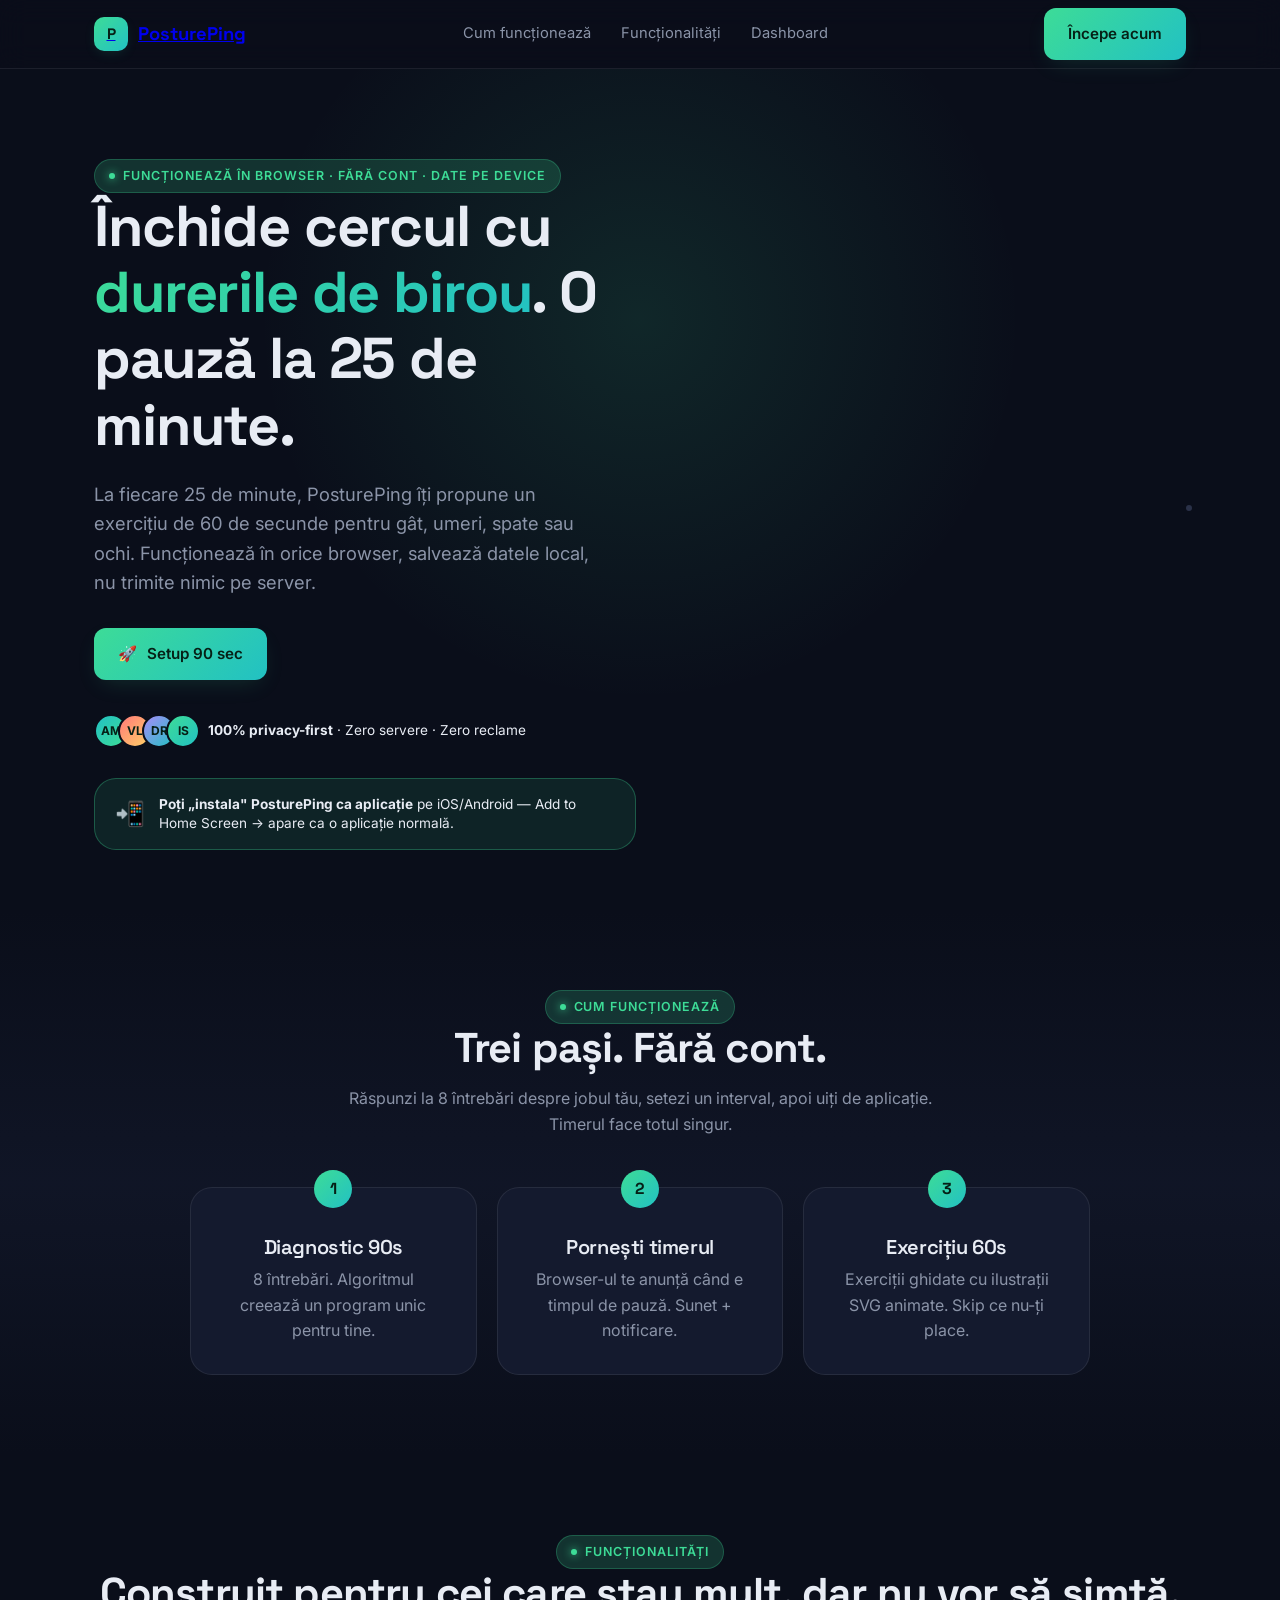
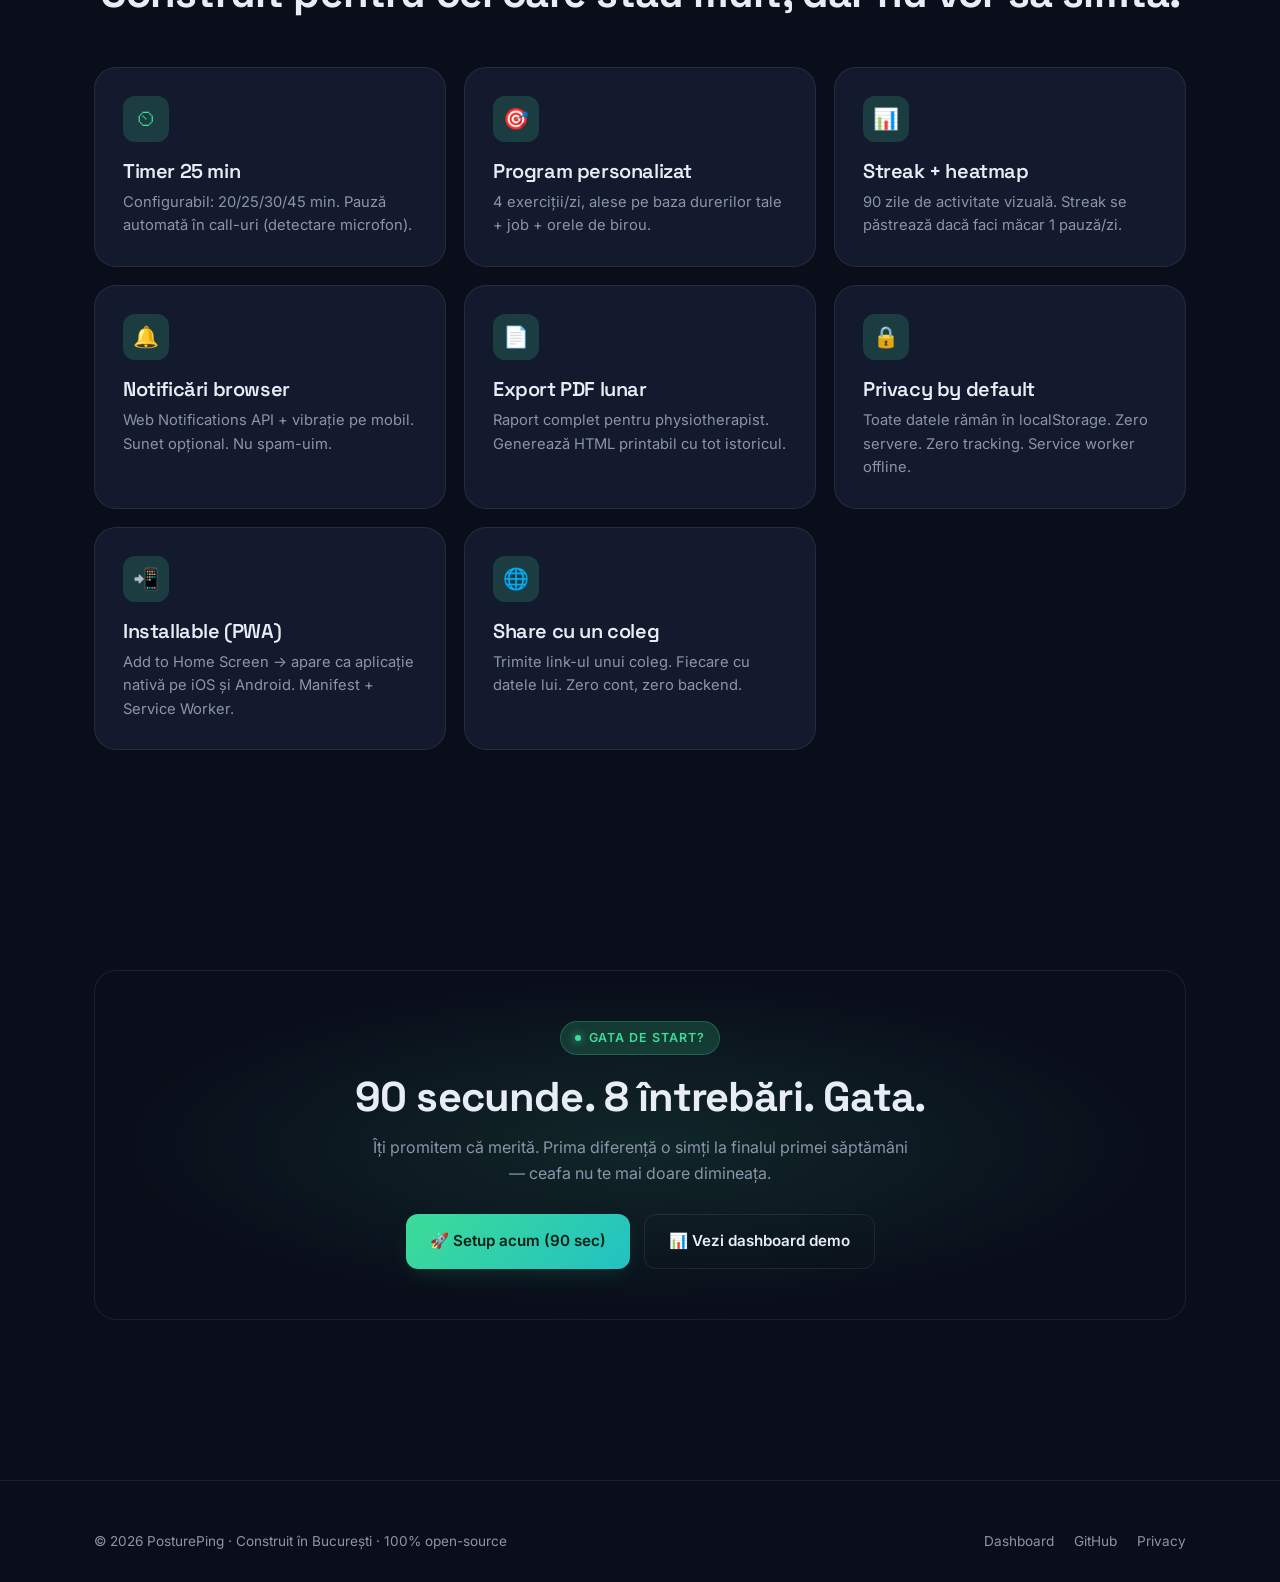
<file: index.html>
<!DOCTYPE html>
<html lang="ro">
<head>
<meta charset="UTF-8">
<meta name="viewport" content="width=device-width, initial-scale=1.0">
<meta name="description" content="PosturePing — micro-coaching pentru desk workers. Pauze ghidate la 25 min pentru gât, umeri, spate, ochi. Funcționează în browser, fără cont.">
<meta property="og:title" content="PosturePing — Micro-pauze ghidate la fiecare 25 min">
<meta property="og:description" content="Închide cercul cu durerile de birou. Pauze automate pentru gât, umeri, spate, ochi. 100% privacy-first.">
<meta property="og:type" content="website">
<meta property="og:url" content="https://garconai93.github.io/postureping-web/">
<meta property="og:image" content="https://garconai93.github.io/postureping-web/assets/icons/icon-512.png">
<meta name="twitter:card" content="summary_large_image">
<meta name="twitter:title" content="PosturePing — Micro-pauze la 25 min">
<meta name="twitter:description" content="Închide cercul cu durerile de birou.">
<title>PosturePing — Micro-pauze ghidate la fiecare 25 min</title>
<link rel="manifest" href="./manifest.json">
<meta name="theme-color" content="#3ddc97">
<link rel="icon" type="image/png" sizes="32x32" href="./assets/icons/favicon-32.png">
<link rel="apple-touch-icon" href="./assets/icons/apple-touch-icon.png">
<link rel="preconnect" href="https://fonts.googleapis.com">
<link rel="preconnect" href="https://fonts.gstatic.com" crossorigin>
<link href="https://fonts.googleapis.com/css2?family=Inter:wght@400;500;600;700;800&family=Space+Grotesk:wght@500;700&display=swap" rel="stylesheet">
<style>
:root{
  --bg:#0a0e1a;--bg-2:#0f1424;--surface:#141a2e;--surface-2:#1a2138;
  --border:rgba(255,255,255,0.08);--text:#e8ecf4;--text-mute:#8b94a8;
  --accent:#3ddc97;--accent-2:#22c1c3;--accent-glow:rgba(61,220,151,0.18);
  --radius:14px;--radius-lg:22px;
}
*{box-sizing:border-box;margin:0;padding:0}
html{scroll-behavior:smooth}
body{font-family:'Inter',-apple-system,BlinkMacSystemFont,sans-serif;background:var(--bg);color:var(--text);line-height:1.6;-webkit-font-smoothing:antialiased;overflow-x:hidden}
.container{max-width:1140px;margin:0 auto;padding:0 24px}
h1,h2,h3{font-family:'Space Grotesk','Inter',sans-serif;letter-spacing:-0.02em;line-height:1.15}
h1{font-size:clamp(2.2rem,5vw,3.6rem);font-weight:800}
h2{font-size:clamp(1.8rem,3.8vw,2.6rem);font-weight:700;margin-bottom:14px}
h3{font-size:1.25rem;font-weight:600;margin-bottom:8px}
p{color:var(--text-mute)}
.gradient-text{background:linear-gradient(135deg,var(--accent) 0%,var(--accent-2) 100%);-webkit-background-clip:text;background-clip:text;color:transparent}
.eyebrow{display:inline-flex;align-items:center;gap:8px;font-size:.78rem;font-weight:600;letter-spacing:.08em;text-transform:uppercase;color:var(--accent);padding:6px 14px;border-radius:999px;background:var(--accent-glow);border:1px solid rgba(61,220,151,0.25)}
.eyebrow::before{content:"";width:6px;height:6px;background:var(--accent);border-radius:50%;box-shadow:0 0 8px var(--accent)}
section{padding:80px 0;position:relative}
.btn{display:inline-flex;align-items:center;gap:10px;padding:14px 24px;border-radius:12px;font-weight:600;font-size:.95rem;text-decoration:none;transition:transform .15s ease,box-shadow .15s ease;cursor:pointer;border:none;color:inherit}
.btn-primary{background:linear-gradient(135deg,var(--accent),var(--accent-2));color:#062016;box-shadow:0 8px 24px -8px var(--accent-glow)}
.btn-primary:hover{transform:translateY(-2px);box-shadow:0 14px 32px -8px rgba(61,220,151,0.35)}
.btn-ghost{background:transparent;color:var(--text);border:1px solid var(--border)}
.btn-ghost:hover{background:var(--surface)}

.nav{position:sticky;top:0;z-index:50;backdrop-filter:blur(14px);background:rgba(10,14,26,0.7);border-bottom:1px solid var(--border)}
.nav-inner{display:flex;align-items:center;justify-content:space-between;height:68px}
.brand{display:flex;align-items:center;gap:10px;font-weight:700;font-family:'Space Grotesk',sans-serif;font-size:1.15rem}
.logo{width:34px;height:34px;border-radius:10px;background:linear-gradient(135deg,var(--accent),var(--accent-2));display:grid;place-items:center;color:#062016;font-weight:800;font-size:.95rem;box-shadow:0 4px 14px -4px var(--accent-glow)}
.nav-links{display:flex;gap:30px}
.nav-links a{color:var(--text-mute);text-decoration:none;font-size:.92rem;transition:color .15s}
.nav-links a:hover{color:var(--text)}
@media(max-width:720px){.nav-links{display:none}}

.hero{padding:90px 0 60px;position:relative;overflow:hidden}
.hero::before{content:"";position:absolute;top:-200px;left:50%;transform:translateX(-50%);width:900px;height:900px;border-radius:50%;background:radial-gradient(circle,rgba(61,220,151,0.12),transparent 60%);pointer-events:none}
.hero-grid{display:grid;grid-template-columns:1.05fr .95fr;gap:60px;align-items:center;position:relative}
@media(max-width:900px){.hero-grid{grid-template-columns:1fr;gap:40px;text-align:center}}
.hero p.lead{font-size:1.15rem;margin:22px 0 30px;max-width:520px}
@media(max-width:900px){.hero p.lead{margin-left:auto;margin-right:auto}}
.hero-cta{display:flex;gap:14px;flex-wrap:wrap}
@media(max-width:900px){.hero-cta{justify-content:center}}
.hero-trust{margin-top:34px;display:flex;gap:18px;align-items:center;flex-wrap:wrap}
@media(max-width:900px){.hero-trust{justify-content:center}}
.avatars{display:flex}
.avatars span{width:34px;height:34px;border-radius:50%;background:linear-gradient(135deg,#22c1c3,#3ddc97);border:2px solid var(--bg);margin-right:-10px;display:grid;place-items:center;color:#062016;font-size:.75rem;font-weight:700}
.avatars span:nth-child(2){background:linear-gradient(135deg,#ff7a7a,#ffd166)}
.avatars span:nth-child(3){background:linear-gradient(135deg,#a78bfa,#22c1c3)}
.avatars span:nth-child(4){background:linear-gradient(135deg,#3ddc97,#22c1c3)}
.hero-trust small{font-size:.85rem}

.webapp-banner{background:rgba(61,220,151,0.1);border:1px solid rgba(61,220,151,0.3);border-radius:var(--radius-lg);padding:16px 20px;margin:30px auto 0;max-width:560px;display:flex;align-items:center;gap:14px}
.webapp-banner span:first-child{font-size:1.5rem;flex-shrink:0}
.webapp-banner small{font-size:.85rem;line-height:1.4}

.watch-wrap{position:relative;aspect-ratio:1/1;max-width:420px;margin-left:auto}
@media(max-width:900px){.watch-wrap{margin:0 auto}}
.watch{position:absolute;inset:10% 10%;background:linear-gradient(160deg,#1a2138,#0f1424);border-radius:48px;border:3px solid #2a3148;box-shadow:inset 0 0 0 4px #0a0e1a,inset 0 0 0 6px #2a3148,0 30px 60px -10px rgba(0,0,0,0.5),0 0 60px rgba(61,220,151,0.15);display:grid;place-items:center;overflow:hidden}
.watch::before{content:"";position:absolute;inset:14px;background:radial-gradient(circle at 30% 30%,rgba(61,220,151,0.25),transparent 50%);border-radius:36px}
.watch-band-l,.watch-band-r{position:absolute;left:50%;transform:translateX(-50%);width:60px;height:18%;background:linear-gradient(180deg,#1a2138,#0f1424);border-radius:8px 8px 4px 4px}
.watch-band-l{top:-15%}
.watch-band-r{bottom:-15%;border-radius:4px 4px 8px 8px}
.watch-screen{position:relative;z-index:2;width:75%;aspect-ratio:1/1;border-radius:36px;background:linear-gradient(160deg,#0a0e1a,#141a2e);display:flex;flex-direction:column;justify-content:center;align-items:center;text-align:center;padding:18px}
.watch-time{font-size:.7rem;color:var(--text-mute);letter-spacing:.1em;margin-bottom:6px}
.watch-icon{font-size:2.2rem;margin-bottom:8px;filter:drop-shadow(0 0 12px var(--accent))}
.watch-title{font-size:.85rem;font-weight:700;color:var(--accent);margin-bottom:4px}
.watch-sub{font-size:.7rem;color:var(--text-mute);line-height:1.3}
.watch-pulse{position:absolute;inset:0;border-radius:48px;border:2px solid var(--accent);animation:pulse 2s ease-out infinite;opacity:0}
@keyframes pulse{0%{opacity:.6;transform:scale(1)}100%{opacity:0;transform:scale(1.15)}}

.features-grid{display:grid;grid-template-columns:repeat(auto-fit,minmax(260px,1fr));gap:18px;margin-top:50px}
.feature{background:var(--surface);border:1px solid var(--border);border-radius:var(--radius-lg);padding:28px;transition:transform .2s ease}
.feature:hover{transform:translateY(-4px);border-color:rgba(61,220,151,0.3)}
.feature-icon{width:46px;height:46px;border-radius:12px;background:var(--accent-glow);color:var(--accent);display:grid;place-items:center;font-size:1.3rem;margin-bottom:18px}
.feature p{font-size:.92rem;margin-top:8px}

.demo-cta{text-align:center;background:radial-gradient(ellipse at center,rgba(61,220,151,0.12),transparent 70%);border-radius:var(--radius-lg);border:1px solid var(--border);padding:50px 30px;margin-top:60px}
.demo-cta h2{margin-bottom:14px}
.demo-cta p{max-width:540px;margin:0 auto 28px}

footer{padding:50px 0 30px;border-top:1px solid var(--border);margin-top:80px}
.footer-inner{display:flex;justify-content:space-between;align-items:center;flex-wrap:wrap;gap:20px}
.footer-inner small{color:var(--text-mute);font-size:.85rem}
.footer-links{display:flex;gap:20px}
.footer-links a{color:var(--text-mute);text-decoration:none;font-size:.85rem;transition:color .15s}
.footer-links a:hover{color:var(--text)}

@media(prefers-reduced-motion:reduce){.watch-pulse{animation:none}*{transition:none !important}}
</style>
</head>
<body>

<nav class="nav">
  <div class="container nav-inner">
    <a href="./index.html" class="brand">
      <div class="logo">P</div>
      PosturePing
    </a>
    <div class="nav-links">
      <a href="#cum-functioneaza">Cum funcționează</a>
      <a href="#features">Funcționalități</a>
      <a href="./app.html">Dashboard</a>
    </div>
    <a href="./onboarding.html" class="btn btn-primary">Începe acum</a>
  </div>
</nav>

<header class="hero">
  <div class="container hero-grid">
    <div>
      <span class="eyebrow">Funcționează în browser · Fără cont · Date pe device</span>
      <h1>Închide cercul cu <span class="gradient-text">durerile de birou</span>. O pauză la 25 de minute.</h1>
      <p class="lead">La fiecare 25 de minute, PosturePing îți propune un exercițiu de 60 de secunde pentru gât, umeri, spate sau ochi. Funcționează în orice browser, salvează datele local, nu trimite nimic pe server.</p>
      <div class="hero-cta">
        <a href="./onboarding.html" class="btn btn-primary" id="ctaStart">
          <span>🚀</span> Setup 90 sec
        </a>
        <a href="./app.html" class="btn btn-ghost" id="ctaContinue" style="display:none">
          <span>📊</span> Continuă la dashboard
        </a>
      </div>
      <div class="hero-trust">
        <div class="avatars">
          <span>AM</span><span>VL</span><span>DR</span><span>IS</span>
        </div>
        <small><strong style="color:var(--text)">100% privacy-first</strong> · Zero servere · Zero reclame</small>
      </div>
      <div class="webapp-banner">
        <span>📲</span>
        <small><strong style="color:var(--text)">Poți „instala" PosturePing ca aplicație</strong> pe iOS/Android — Add to Home Screen → apare ca o aplicație normală.</small>
      </div>
    </div>
    <div class="watch-wrap">
      <div class="watch-band-l"></div>
      <div class="watch">
        <div class="watch-pulse"></div>
        <div class="watch-screen">
          <div class="watch-time">10:24 · 25 min</div>
          <div class="watch-icon">🧘</div>
          <div class="watch-title">Întoarce gâtul</div>
          <div class="watch-sub">3× stânga · 3× dreapta<br>60 secunde</div>
        </div>
      </div>
      <div class="watch-band-r"></div>
    </div>
  </div>
</header>

<section id="cum-functioneaza" style="background:linear-gradient(180deg,transparent,rgba(20,26,46,0.6),transparent)">
  <div class="container">
    <div style="text-align:center"><span class="eyebrow">Cum funcționează</span></div>
    <h2 style="text-align:center">Trei pași. Fără cont.</h2>
    <p style="text-align:center;max-width:620px;margin:0 auto 50px">Răspunzi la 8 întrebări despre jobul tău, setezi un interval, apoi uiți de aplicație. Timerul face totul singur.</p>
    <div style="display:grid;grid-template-columns:repeat(3,1fr);gap:20px;max-width:900px;margin:0 auto">
      <div style="background:var(--surface);border:1px solid var(--border);border-radius:var(--radius-lg);padding:30px;text-align:center;position:relative">
        <div style="position:absolute;top:-18px;left:50%;transform:translateX(-50%);width:38px;height:38px;border-radius:50%;background:linear-gradient(135deg,var(--accent),var(--accent-2));color:#062016;font-weight:800;display:grid;place-items:center;font-family:'Space Grotesk',sans-serif">1</div>
        <h3 style="margin-top:18px">Diagnostic 90s</h3>
        <p style="margin-top:8px">8 întrebări. Algoritmul creează un program unic pentru tine.</p>
      </div>
      <div style="background:var(--surface);border:1px solid var(--border);border-radius:var(--radius-lg);padding:30px;text-align:center;position:relative">
        <div style="position:absolute;top:-18px;left:50%;transform:translateX(-50%);width:38px;height:38px;border-radius:50%;background:linear-gradient(135deg,var(--accent),var(--accent-2));color:#062016;font-weight:800;display:grid;place-items:center;font-family:'Space Grotesk',sans-serif">2</div>
        <h3 style="margin-top:18px">Pornești timerul</h3>
        <p style="margin-top:8px">Browser-ul te anunță când e timpul de pauză. Sunet + notificare.</p>
      </div>
      <div style="background:var(--surface);border:1px solid var(--border);border-radius:var(--radius-lg);padding:30px;text-align:center;position:relative">
        <div style="position:absolute;top:-18px;left:50%;transform:translateX(-50%);width:38px;height:38px;border-radius:50%;background:linear-gradient(135deg,var(--accent),var(--accent-2));color:#062016;font-weight:800;display:grid;place-items:center;font-family:'Space Grotesk',sans-serif">3</div>
        <h3 style="margin-top:18px">Exercițiu 60s</h3>
        <p style="margin-top:8px">Exerciții ghidate cu ilustrații SVG animate. Skip ce nu-ți place.</p>
      </div>
    </div>
  </div>
</section>

<section id="features">
  <div class="container">
    <div style="text-align:center"><span class="eyebrow">Funcționalități</span></div>
    <h2 style="text-align:center">Construit pentru cei care stau mult, dar nu vor să simtă.</h2>
    <div class="features-grid">
      <div class="feature">
        <div class="feature-icon">⏲</div>
        <h3>Timer 25 min</h3>
        <p>Configurabil: 20/25/30/45 min. Pauză automată în call-uri (detectare microfon).</p>
      </div>
      <div class="feature">
        <div class="feature-icon">🎯</div>
        <h3>Program personalizat</h3>
        <p>4 exerciții/zi, alese pe baza durerilor tale + job + orele de birou.</p>
      </div>
      <div class="feature">
        <div class="feature-icon">📊</div>
        <h3>Streak + heatmap</h3>
        <p>90 zile de activitate vizuală. Streak se păstrează dacă faci măcar 1 pauză/zi.</p>
      </div>
      <div class="feature">
        <div class="feature-icon">🔔</div>
        <h3>Notificări browser</h3>
        <p>Web Notifications API + vibrație pe mobil. Sunet opțional. Nu spam-uim.</p>
      </div>
      <div class="feature">
        <div class="feature-icon">📄</div>
        <h3>Export PDF lunar</h3>
        <p>Raport complet pentru physiotherapist. Generează HTML printabil cu tot istoricul.</p>
      </div>
      <div class="feature">
        <div class="feature-icon">🔒</div>
        <h3>Privacy by default</h3>
        <p>Toate datele rămân în localStorage. Zero servere. Zero tracking. Service worker offline.</p>
      </div>
      <div class="feature">
        <div class="feature-icon">📲</div>
        <h3>Installable (PWA)</h3>
        <p>Add to Home Screen → apare ca aplicație nativă pe iOS și Android. Manifest + Service Worker.</p>
      </div>
      <div class="feature">
        <div class="feature-icon">🌐</div>
        <h3>Share cu un coleg</h3>
        <p>Trimite link-ul unui coleg. Fiecare cu datele lui. Zero cont, zero backend.</p>
      </div>
    </div>
  </div>
</section>

<section>
  <div class="container">
    <div class="demo-cta">
      <span class="eyebrow">Gata de start?</span>
      <h2 style="margin-top:18px">90 secunde. 8 întrebări. Gata.</h2>
      <p>Îți promitem că merită. Prima diferență o simți la finalul primei săptămâni — ceafa nu te mai doare dimineața.</p>
      <div style="display:flex;gap:14px;justify-content:center;flex-wrap:wrap;margin-top:24px">
        <a href="./onboarding.html" class="btn btn-primary">
          🚀 Setup acum (90 sec)
        </a>
        <a href="./app.html" class="btn btn-ghost">
          📊 Vezi dashboard demo
        </a>
      </div>
    </div>
  </div>
</section>

<footer>
  <div class="container footer-inner">
    <small>© 2026 PosturePing · Construit în București · 100% open-source</small>
    <div class="footer-links">
      <a href="./app.html">Dashboard</a>
      <a href="https://github.com/garconai93/postureping">GitHub</a>
      <a href="#">Privacy</a>
    </div>
  </div>
</footer>

<script>
if ('serviceWorker' in navigator) {
  window.addEventListener('load', () => {
    navigator.serviceWorker.register('./sw.js').catch(() => {});
  });
}
// Show "Continuă" button if user already has a profile
if (window.localStorage && localStorage.getItem('pp_profile')) {
  const btn = document.getElementById('ctaContinue');
  if (btn) btn.style.display = 'inline-flex';
}
</script>

</body>
</html>
</file>
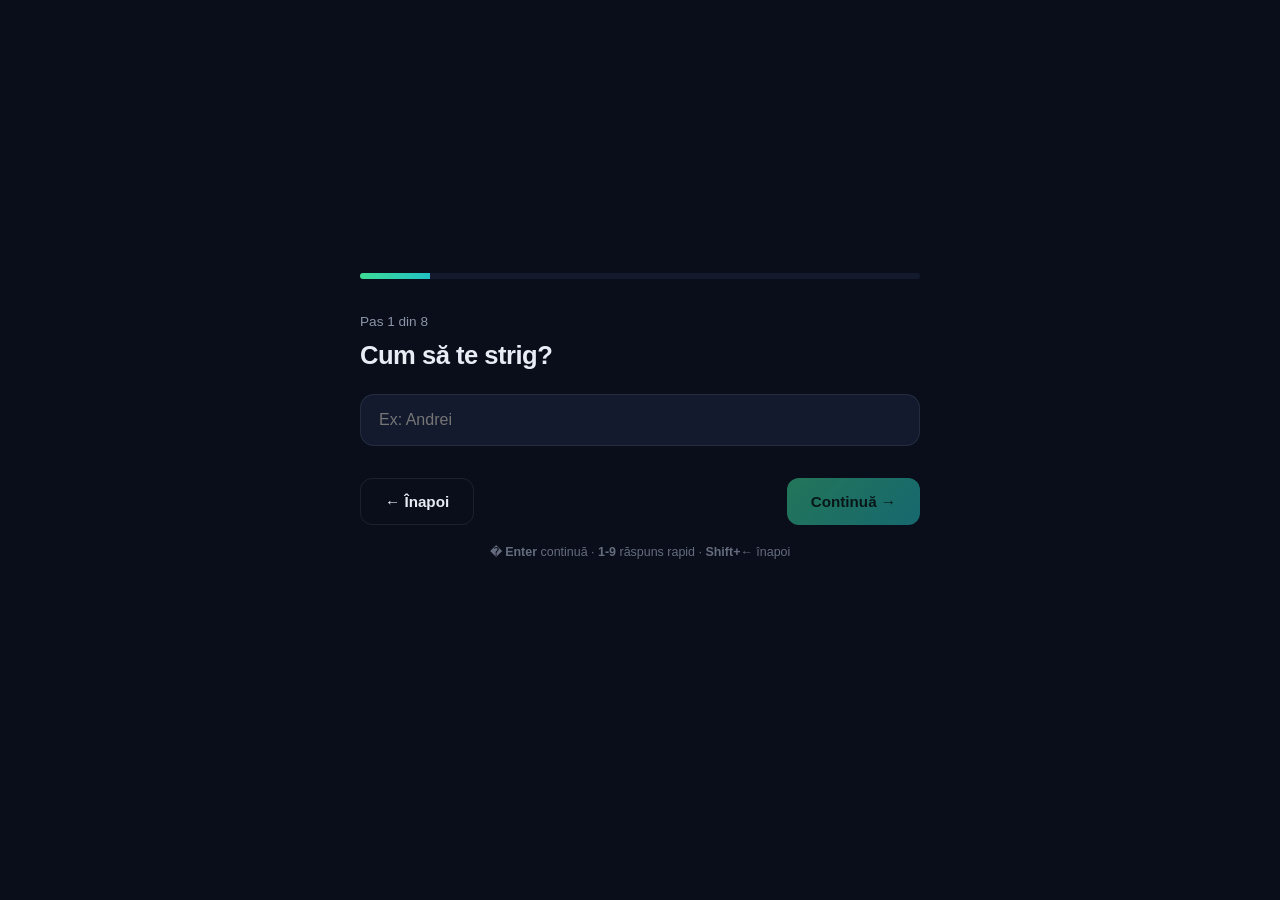
<file: app.html>
<!DOCTYPE html>
<html lang="ro">
<head>
<meta charset="UTF-8">
<meta name="viewport" content="width=device-width, initial-scale=1.0">
<title>Dashboard · PosturePing</title>
<link rel="manifest" href="./manifest.json">
<meta name="theme-color" content="#3ddc97">
<link rel="icon" type="image/png" sizes="32x32" href="./assets/icons/favicon-32.png">
<link rel="stylesheet" href="./css/app.css">
<link href="https://fonts.googleapis.com/css2?family=Inter:wght@400;500;600;700;800&family=Space+Grotesk:wght@500;700&display=swap" rel="stylesheet">
</head>
<body>

<main class="dash-wrap">
  <div style="display:flex;justify-content:space-between;align-items:center;margin-bottom:24px;flex-wrap:wrap;gap:12px">
    <div>
      <h1>Salut, <span class="gradient-text" id="userName">prieten</span> 👋</h1>
      <p style="margin-top:6px">Hai să continuăm. Corpul tău îți mulțumește.</p>
    </div>
    <div style="display:flex;gap:8px;flex-wrap:wrap">
      <button class="btn btn-ghost" id="btnSettings">�️ Setări</button>
      <button class="btn btn-primary" id="btnStartBreak">▶ Start pauză</button>
    </div>
  </div>

  <div class="dash-grid">
    <div class="card stat-card">
      <div class="stat-label">🔥 Streak</div>
      <div class="stat-value" id="streak">0</div>
      <div class="stat-sub">zile consecutive</div>
    </div>
    <div class="card stat-card">
      <div class="stat-label">⏱ Timp salvat</div>
      <div class="stat-value" id="minutes">0</div>
      <div class="stat-sub">minute în pauze active</div>
    </div>
    <div class="card stat-card">
      <div class="stat-label">📊 Pauze totale</div>
      <div class="stat-value" id="breaks">0</div>
      <div class="stat-sub">micro-pauze făcute</div>
    </div>
    <div class="card stat-card">
      <div class="stat-label">🎯 Azi</div>
      <div class="stat-value" id="todayBreaks">0</div>
      <div class="stat-sub">pauze în ziua de azi</div>
    </div>

    <div class="card big-card">
      <h3>⏲ Timer pauză</h3>
      <div class="timer-display" id="timerDisplay">25:00</div>
      <div class="timer-state" id="timerState">Următoarea pauză în 25:00</div>
      <div class="timer-actions">
        <button class="btn btn-primary" id="btnToggleTimer">Pornește</button>
        <button class="btn btn-ghost" id="btnTestBreak">⚡ Test pauză</button>
        <button class="btn btn-ghost" id="btnSkip">Skip pauza</button>
      </div>
      <div class="zone-pills" id="todayZones"></div>
    </div>

    <div class="card big-card">
      <h3>🎯 Program personalizat</h3>
      <p style="margin-bottom:14px;font-size:.92rem">Pe baza profilului tău. Se ajustează în funcție de ce faci azi.</p>
      <div id="programList"></div>
    </div>

    <div class="card heatmap-card">
      <h3>🏆 Achievements · <span style="font-weight:400;color:var(--text-mute)" id="achCount">0/10</span></h3>
      <p style="font-size:.92rem;margin-top:4px">Deblocabile pe măsură ce folosești PosturePing.</p>
      <div class="achievements-row" id="achievementsList"></div>
    </div>

    <div class="card heatmap-card">
      <h3>📈 Activitate · ultimele 90 zile</h3>
      <p style="font-size:.92rem;margin-top:4px">Fiecare pătrat = o zi. Cu cât e mai verde, cu atât ai făcut mai multe pauze.</p>
      <div class="heatmap" id="heatmap"></div>
      <div class="heatmap-legend">
        <span>Mai puțin</span>
        <div class="scale">
          <div class="cell" style="background:var(--surface-2)"></div>
          <div class="cell" style="background:rgba(61,220,151,0.2)"></div>
          <div class="cell" style="background:rgba(61,220,151,0.5)"></div>
          <div class="cell" style="background:rgba(61,220,151,0.8)"></div>
          <div class="cell" style="background:var(--accent)"></div>
        </div>
        <span>Mai mult</span>
      </div>
    </div>
  </div>
</main>

<!-- SETTINGS MODAL -->
<div class="modal-overlay" id="settingsModal">
  <div class="modal">
    <button class="modal-close" id="closeSettings">×</button>
    <h2>Setări</h2>
    <p style="margin-bottom:24px">Ajustează cum funcționează PosturePing pentru tine.</p>

    <div style="margin-bottom:18px">
      <label style="display:block;margin-bottom:8px;font-weight:600">Interval pauză</label>
      <select id="intervalSelect" class="option" style="width:100%;background:var(--surface);color:var(--text);border:1px solid var(--border)">
        <option value="1200">20 minute (intensiv)</option>
        <option value="1500">25 minute (recomandat)</option>
        <option value="1800">30 minute (lejer)</option>
        <option value="2700">45 minute (deep work)</option>
      </select>
    </div>

    <div style="margin-bottom:18px;display:flex;justify-content:space-between;align-items:center">
      <div>
        <div style="font-weight:600">🔔 Notificări browser</div>
        <small style="color:var(--text-mute)" id="notifStatus">Status: verificare...</small>
      </div>
      <button class="btn btn-ghost" id="btnEnableNotif">Activează</button>
    </div>

    <div style="margin-bottom:18px;display:flex;justify-content:space-between;align-items:center">
      <div>
        <div style="font-weight:600">🔊 Sunet</div>
        <small style="color:var(--text-mute)">Beep la început de pauză</small>
      </div>
      <button class="btn-toggle" id="btnSoundToggle" type="button" aria-pressed="true">
        <span class="toggle-track"><span class="toggle-knob"></span></span>
      </button>
    </div>

    <hr style="border:none;border-top:1px solid var(--border);margin:20px 0">
    <h3 style="margin-bottom:12px">📤 Export & Share</h3>
    <button class="btn btn-ghost btn-block" id="btnExportPDF" style="margin-bottom:10px">📄 Exportă raport PDF (luna aceasta)</button>
    <button class="btn btn-ghost btn-block" id="btnShare" style="margin-bottom:10px">🔗 Share PosturePing cu un coleg</button>
    <button class="btn btn-ghost btn-block" id="btnReset" style="color:var(--danger);border-color:var(--danger)">🗑 Resetează toate datele</button>
  </div>
</div>

<script src="./js/store.js"></script>
<script src="./js/exercises.js"></script>
<script src="./js/notifications.js"></script>
<script src="./js/timer.js"></script>
<script src="./js/app.js"></script>
<script src="./js/achievements.js"></script>
<script src="./js/dashboard.js"></script>
</body>
</html>
</file>
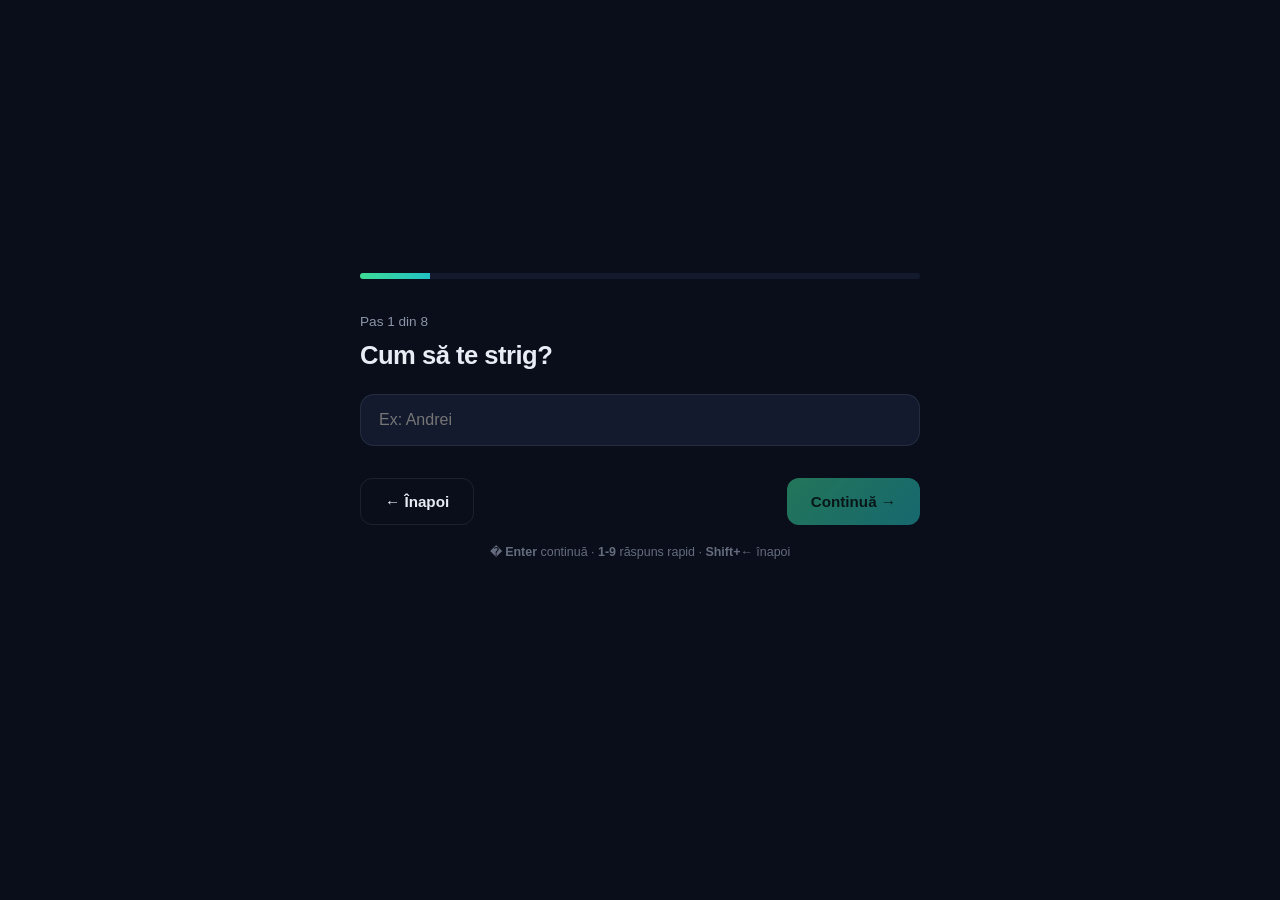
<file: onboarding.html>
<!DOCTYPE html>
<html lang="ro">
<head>
<meta charset="UTF-8">
<meta name="viewport" content="width=device-width, initial-scale=1.0">
<title>Setup · PosturePing</title>
<link rel="manifest" href="./manifest.json">
<meta name="theme-color" content="#3ddc97">
<link rel="icon" type="image/png" sizes="32x32" href="./assets/icons/favicon-32.png">
<link rel="apple-touch-icon" href="./assets/icons/apple-touch-icon.png">
<link rel="stylesheet" href="./css/app.css">
</head>
<body>
<main class="onboard-wrap">
  <div class="onboard">
    <div class="progress"><div class="progress-bar" id="progress" style="width:0%"></div></div>
    <div class="step-label" id="stepLabel">Pas 1 din 8</div>
    <h2 class="question" id="question">Loading...</h2>
    <div class="options" id="options"></div>
    <div class="step-nav">
      <button class="btn btn-ghost" id="btnBack">← Înapoi</button>
      <button class="btn btn-primary" id="btnNext" disabled>Continuă →</button>
    </div>
  </div>
</main>

<script src="./js/store.js"></script>
<script src="./js/exercises.js"></script>
<script src="./js/notifications.js"></script>
<script src="./js/app.js"></script>
<script src="./js/onboarding.js"></script>
</body>
</html>
</file>
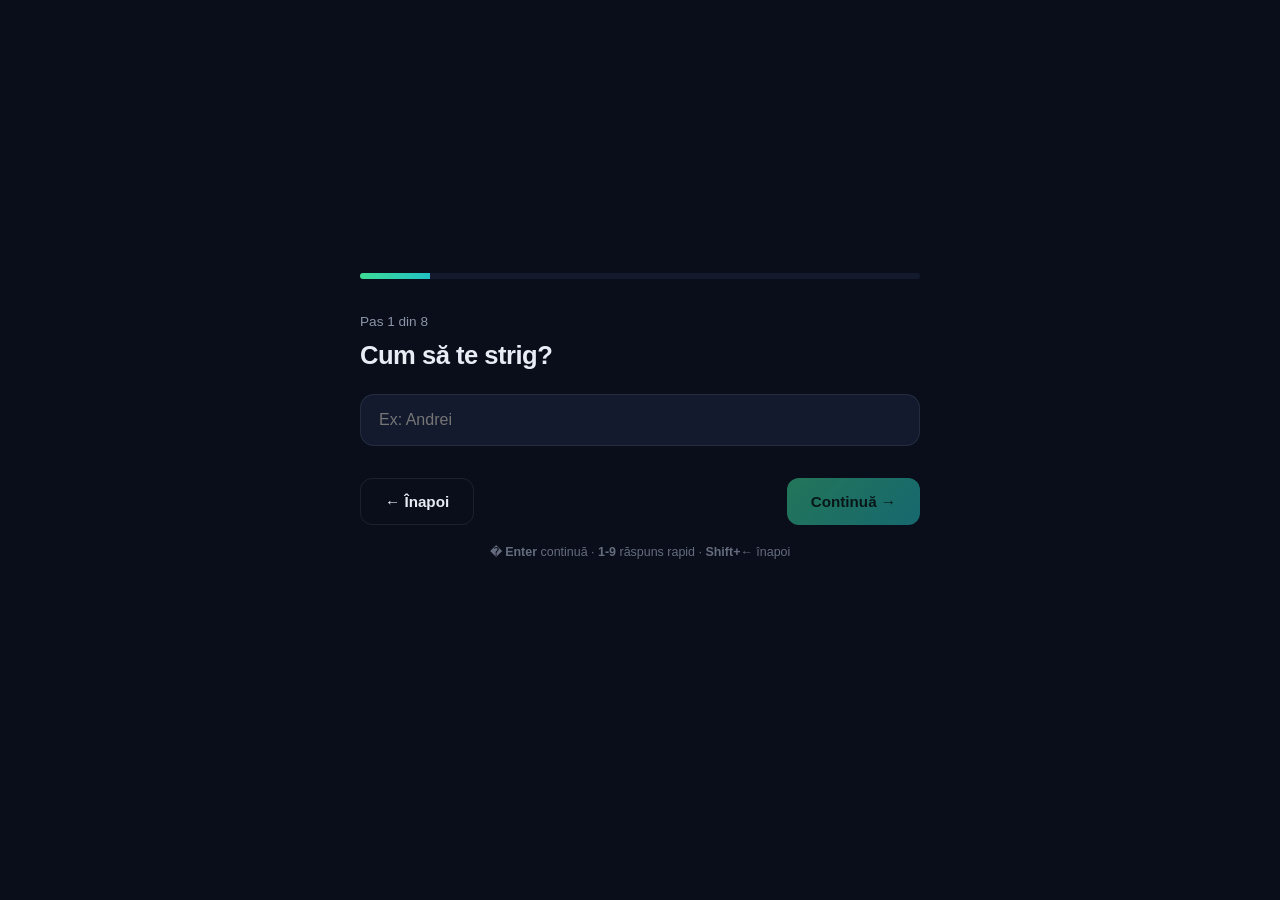
<file: session.html>
<!DOCTYPE html>
<html lang="ro">
<head>
<meta charset="UTF-8">
<meta name="viewport" content="width=device-width, initial-scale=1.0">
<title>Pauză · PosturePing</title>
<link rel="manifest" href="./manifest.json">
<meta name="theme-color" content="#3ddc97">
<link rel="stylesheet" href="./css/app.css">
<link href="https://fonts.googleapis.com/css2?family=Inter:wght@400;500;600;700;800&family=Space+Grotesk:wght@500;700&display=swap" rel="stylesheet">
</head>
<body>

<main class="session-wrap">
  <div class="session">
    <div style="margin-bottom:14px"><span class="eyebrow" id="stepLabel">Exercițiul 1 din 4</span></div>

    <div class="session-illustration" id="illustration">
      <img id="exerciseSvg" src="" alt="" style="width:100%;height:auto;max-width:380px;display:block;margin:0 auto">
    </div>

    <div class="exercise-name" id="exerciseName">Loading...</div>
    <div class="exercise-desc" id="exerciseDesc">...</div>

    <div class="progress-ring">
      <svg width="180" height="180">
        <circle cx="90" cy="90" r="80" class="track"/>
        <circle cx="90" cy="90" r="80" class="fill" id="ringFill"/>
      </svg>
      <div style="position:absolute;inset:0;display:grid;place-items:center">
        <div>
          <div class="session-timer" id="sessionTimer">60</div>
          <div style="font-size:.85rem;color:var(--text-mute)">secunde</div>
        </div>
      </div>
    </div>

    <div style="display:flex;gap:10px;justify-content:center;flex-wrap:wrap">
      <button class="btn btn-ghost" id="btnSkip">� Skip</button>
      <button class="btn btn-primary" id="btnDone">✓ Gata!</button>
    </div>

    <div style="margin-top:24px">
      <div class="zone-grid" id="zoneGrid"></div>
    </div>
  </div>
</main>

<script src="./js/store.js"></script>
<script src="./js/exercises.js"></script>
<script src="./js/notifications.js"></script>
<script src="./js/timer.js"></script>
<script src="./js/app.js"></script>
<script src="./js/achievements.js"></script>
<script src="./js/session.js"></script>
</body>
</html>
</file>
<file: css/app.css>
:root{
  --bg:#0a0e1a;
  --bg-2:#0f1424;
  --surface:#141a2e;
  --surface-2:#1a2138;
  --border:rgba(255,255,255,0.08);
  --text:#e8ecf4;
  --text-mute:#8b94a8;
  --accent:#3ddc97;
  --accent-2:#22c1c3;
  --accent-glow:rgba(61,220,151,0.18);
  --warn:#ffd166;
  --danger:#ff7a7a;
  --radius:14px;
  --radius-lg:22px;
}
*{box-sizing:border-box;margin:0;padding:0}
html,body{height:100%}
body{
  font-family:'Inter',-apple-system,BlinkMacSystemFont,Segoe UI,sans-serif;
  background:var(--bg);color:var(--text);line-height:1.6;
  -webkit-font-smoothing:antialiased;
}
h1,h2,h3{font-family:'Space Grotesk','Inter',sans-serif;letter-spacing:-0.02em;line-height:1.15}
h1{font-size:clamp(2rem,5vw,3rem);font-weight:800}
h2{font-size:clamp(1.5rem,4vw,2.2rem);font-weight:700;margin-bottom:14px}
h3{font-size:1.1rem;font-weight:600;margin-bottom:6px}
p{color:var(--text-mute)}
.container{max-width:1140px;margin:0 auto;padding:0 24px}
a{color:var(--accent);text-decoration:none}
button{font-family:inherit;cursor:pointer}

.btn{
  display:inline-flex;align-items:center;gap:10px;
  padding:14px 24px;border-radius:12px;
  font-weight:600;font-size:.95rem;
  transition:transform .15s ease,box-shadow .15s ease;
  border:none;color:inherit;text-decoration:none;
}
.btn-primary{
  background:linear-gradient(135deg,var(--accent),var(--accent-2));
  color:#062016;
  box-shadow:0 8px 24px -8px var(--accent-glow);
}
.btn-primary:hover{transform:translateY(-2px);box-shadow:0 14px 32px -8px rgba(61,220,151,0.35)}
.btn-primary:disabled{opacity:.5;cursor:not-allowed;transform:none;box-shadow:none}
.btn-ghost{
  background:transparent;color:var(--text);
  border:1px solid var(--border);
}
.btn-ghost:hover{background:var(--surface)}
.btn-block{width:100%;justify-content:center}

.eyebrow{
  display:inline-flex;align-items:center;gap:8px;
  font-size:.78rem;font-weight:600;letter-spacing:.08em;text-transform:uppercase;
  color:var(--accent);
  padding:6px 14px;border-radius:999px;
  background:var(--accent-glow);
  border:1px solid rgba(61,220,151,0.25);
}
.eyebrow::before{content:"";width:6px;height:6px;background:var(--accent);border-radius:50%;box-shadow:0 0 8px var(--accent)}

/* NAV */
.nav{
  position:sticky;top:0;z-index:50;
  backdrop-filter:blur(14px);-webkit-backdrop-filter:blur(14px);
  background:rgba(10,14,26,0.7);
  border-bottom:1px solid var(--border);
}
.nav-inner{display:flex;align-items:center;justify-content:space-between;height:64px}
.brand{display:flex;align-items:center;gap:10px;font-weight:700;font-family:'Space Grotesk',sans-serif;font-size:1.1rem}
.logo{
  width:32px;height:32px;border-radius:9px;
  background:linear-gradient(135deg,var(--accent),var(--accent-2));
  display:grid;place-items:center;color:#062016;font-weight:800;font-size:.9rem;
  box-shadow:0 4px 14px -4px var(--accent-glow);
}
.nav-links{display:flex;gap:24px;align-items:center}
.nav-links a{color:var(--text-mute);font-size:.92rem;transition:color .15s}
.nav-links a:hover,.nav-links a.active{color:var(--text)}
@media(max-width:720px){.nav-links{display:none}}

/* CARDS */
.card{
  background:var(--surface);
  border:1px solid var(--border);
  border-radius:var(--radius-lg);
  padding:24px;
}

/* TOAST */
#toast{
  position:fixed;bottom:24px;left:50%;transform:translateX(-50%) translateY(80px);
  background:var(--surface-2);border:1px solid var(--border);
  padding:14px 20px;border-radius:12px;
  font-size:.92rem;z-index:1000;
  transition:transform .3s ease;
  max-width:90vw;
}
#toast.show{transform:translateX(-50%) translateY(0)}

/* ONBOARDING */
.onboard-wrap{
  min-height:calc(100vh - 64px);
  display:flex;align-items:center;justify-content:center;
  padding:40px 24px;
}
.onboard{
  max-width:560px;width:100%;
}
.progress{
  height:6px;background:var(--surface);border-radius:99px;overflow:hidden;margin-bottom:32px;
}
.progress-bar{
  height:100%;background:linear-gradient(90deg,var(--accent),var(--accent-2));
  transition:width .3s ease;
}
.step-label{font-size:.85rem;color:var(--text-mute);margin-bottom:8px}
.question{font-size:1.6rem;font-weight:700;margin-bottom:24px;font-family:'Space Grotesk',sans-serif}
.options{display:grid;gap:12px;margin-bottom:32px}
.option{
  background:var(--surface);border:1px solid var(--border);
  border-radius:var(--radius);padding:16px 18px;
  display:flex;align-items:center;gap:14px;
  cursor:pointer;transition:all .15s ease;
  font-size:.95rem;
}
.option:hover{border-color:rgba(61,220,151,0.4);background:var(--surface-2)}
.option.selected{
  border-color:var(--accent);
  background:rgba(61,220,151,0.08);
}
.option-radio{
  width:22px;height:22px;border-radius:50%;
  border:2px solid var(--border);flex-shrink:0;
  display:grid;place-items:center;
}
.option.selected .option-radio{border-color:var(--accent);background:var(--accent)}
.option.selected .option-radio::after{
  content:"";width:8px;height:8px;border-radius:50%;background:#062016;
}
.option-text{flex:1}
.step-nav{display:flex;justify-content:space-between;gap:12px}

/* DASHBOARD */
.dash-wrap{padding:40px 24px 80px;max-width:1140px;margin:0 auto}
.dash-grid{
  display:grid;
  grid-template-columns:repeat(12,1fr);
  gap:18px;
}
.stat-card{grid-column:span 3}
.big-card{grid-column:span 6}
.heatmap-card{grid-column:span 12}
@media(max-width:900px){
  .stat-card{grid-column:span 6}
  .big-card{grid-column:span 12}
}
@media(max-width:560px){
  .stat-card{grid-column:span 12}
}

.stat-card .stat-label{font-size:.85rem;color:var(--text-mute);text-transform:uppercase;letter-spacing:.06em}
.stat-card .stat-value{font-family:'Space Grotesk',sans-serif;font-size:2.4rem;font-weight:700;margin:8px 0 0;color:var(--accent);line-height:1}
.stat-card .stat-sub{font-size:.85rem;color:var(--text-mute);margin-top:6px}

.timer-display{
  font-family:'Space Grotesk',sans-serif;
  font-size:5rem;font-weight:700;
  text-align:center;
  background:linear-gradient(135deg,var(--accent),var(--accent-2));
  -webkit-background-clip:text;background-clip:text;color:transparent;
  line-height:1;
  font-variant-numeric:tabular-nums;
}
.timer-state{text-align:center;font-size:.9rem;color:var(--text-mute);margin:6px 0 18px}
.timer-actions{display:flex;gap:10px;justify-content:center;flex-wrap:wrap}

.heatmap{
  display:grid;
  grid-template-columns:repeat(53,1fr);
  gap:3px;
  margin-top:18px;
}
.heatmap .cell{
  aspect-ratio:1;background:var(--surface-2);border-radius:2px;
  transition:transform .15s;
}
.heatmap .cell:hover{transform:scale(1.4);z-index:2}
.heatmap-legend{display:flex;align-items:center;gap:8px;margin-top:14px;font-size:.78rem;color:var(--text-mute);justify-content:flex-end}
.heatmap-legend .scale{display:flex;gap:3px}
.heatmap-legend .scale .cell{width:12px;height:12px;aspect-ratio:auto}

/* SESSION */
.session-wrap{
  min-height:calc(100vh - 64px);
  display:flex;align-items:center;justify-content:center;
  padding:24px;
}
.session{
  max-width:520px;width:100%;text-align:center;
}
.session-icon{
  width:140px;height:140px;margin:0 auto 24px;
  background:var(--accent-glow);border-radius:50%;
  display:grid;place-items:center;
  position:relative;
}
.session-icon::before{
  content:"";position:absolute;inset:0;border-radius:50%;
  border:3px solid var(--accent);
  animation:pulse 2s ease-out infinite;
}
@keyframes pulse{
  0%{transform:scale(1);opacity:.6}
  100%{transform:scale(1.3);opacity:0}
}
.session-illustration{
  width:100%;max-width:380px;margin:0 auto 24px;
  background:var(--surface);border:1px solid var(--border);
  border-radius:var(--radius-lg);padding:30px;
}
.session-illustration svg{width:100%;height:auto;max-height:240px}
.exercise-name{font-size:1.5rem;font-weight:700;font-family:'Space Grotesk',sans-serif;margin-bottom:8px}
.exercise-desc{color:var(--text-mute);margin-bottom:24px}
.session-timer{
  font-family:'Space Grotesk',sans-serif;
  font-size:4rem;font-weight:700;
  color:var(--accent);
  font-variant-numeric:tabular-nums;
  margin:24px 0;
}
.progress-ring{position:relative;width:180px;height:180px;margin:0 auto 24px}
.progress-ring svg{transform:rotate(-90deg)}
.progress-ring circle{fill:none;stroke-width:8}
.progress-ring .track{stroke:var(--surface-2)}
.progress-ring .fill{
  stroke:var(--accent);
  stroke-linecap:round;
  stroke-dasharray:502;
  stroke-dashoffset:0;
  transition:stroke-dashoffset 1s linear;
}

.zone-pills{display:flex;gap:6px;flex-wrap:wrap;margin-top:14px}
.zone-pill{
  background:var(--surface-2);padding:4px 10px;border-radius:99px;
  font-size:.78rem;color:var(--text-mute);
}
.zone-pill.active{background:var(--accent-glow);color:var(--accent)}

.zone-grid{display:grid;grid-template-columns:repeat(7,1fr);gap:4px;margin-top:14px}
.zone-grid .cell{
  aspect-ratio:1;border-radius:4px;
  background:var(--surface-2);
  display:grid;place-items:center;
  font-size:.7rem;
  transition:all .2s;
}
.zone-grid .cell.done{background:rgba(61,220,151,0.4);color:var(--accent)}
.zone-grid .cell.skipped{background:rgba(255,122,122,0.15);color:var(--danger)}
.zone-grid .cell.current{background:var(--accent-glow);color:var(--accent);font-weight:700;outline:2px solid var(--accent)}

/* MODAL */
.modal-overlay{
  position:fixed;inset:0;background:rgba(0,0,0,0.7);
  display:none;align-items:center;justify-content:center;
  z-index:100;padding:24px;
}
.modal-overlay.show{display:flex}
.modal{
  background:var(--surface);border:1px solid var(--border);
  border-radius:var(--radius-lg);padding:30px;max-width:480px;width:100%;
  max-height:90vh;overflow:auto;
}
.modal h2{margin-bottom:12px}
.modal-close{
  position:absolute;top:14px;right:14px;
  background:none;border:none;color:var(--text-mute);
  font-size:1.5rem;cursor:pointer;
}

@media(prefers-reduced-motion:reduce){
  *{animation-duration:.01ms !important;transition-duration:.01ms !important}
}

/* ACHIEVEMENTS & CELEBRATIONS */
.achievements-row{display:flex;gap:10px;flex-wrap:wrap;margin-top:14px}
.achievement{
  background:var(--surface-2);border:1px solid var(--border);
  border-radius:12px;padding:10px 14px;
  display:flex;align-items:center;gap:10px;
  font-size:.85rem;
  transition:transform .2s,border-color .2s;
}
.achievement:hover{transform:translateY(-2px)}
.achievement.unlocked{border-color:var(--accent);background:rgba(61,220,151,0.1)}
.achievement.locked{opacity:.4;filter:grayscale(.8)}
.achievement-icon{font-size:1.4rem}
.achievement-name{font-weight:600}
.achievement-desc{font-size:.78rem;color:var(--text-mute);margin-top:2px}

/* CONFETTI */
.confetti{
  position:fixed;top:-10px;width:8px;height:14px;
  pointer-events:none;z-index:9999;
  animation:fall linear forwards;
}
@keyframes fall{
  to{transform:translateY(110vh) rotate(720deg);opacity:0}
}

/* TOGGLE BUTTON (sound) */
.btn-toggle{
  background:none;border:none;cursor:pointer;padding:0;
  display:flex;align-items:center;
}
.toggle-track{
  width:50px;height:28px;border-radius:99px;
  background:var(--surface-2);
  position:relative;
  transition:background .2s;
}
.toggle-knob{
  position:absolute;top:3px;left:3px;
  width:22px;height:22px;border-radius:50%;
  background:var(--accent);
  transition:left .2s,background .2s;
}

/* BIGGER TOUCH TARGETS for mobile */
@media(max-width:560px){
  .btn{padding:14px 18px;font-size:1rem}
  .timer-display{font-size:4rem}
  .option{padding:18px 18px;font-size:1rem}
  .dash-grid{gap:14px}
}

/* HEATMAP responsive */
@media(max-width:720px){
  .heatmap{grid-template-columns:repeat(45,1fr)}
}
@media(max-width:480px){
  .heatmap{grid-template-columns:repeat(30,1fr);gap:2px}
}

/* ACHIEVEMENT TOAST */
.milestone-toast{
  position:fixed;top:80px;left:50%;
  transform:translateX(-50%) translateY(-200px);
  background:linear-gradient(135deg,var(--accent),var(--accent-2));
  color:#062016;
  padding:16px 24px;border-radius:14px;
  font-weight:600;font-size:.95rem;
  box-shadow:0 12px 30px -8px var(--accent-glow);
  z-index:200;
  transition:transform .4s cubic-bezier(.34,1.56,.64,1);
  display:flex;align-items:center;gap:12px;
  max-width:90vw;
}
.milestone-toast.show{transform:translateX(-50%) translateY(0)}
</file>
